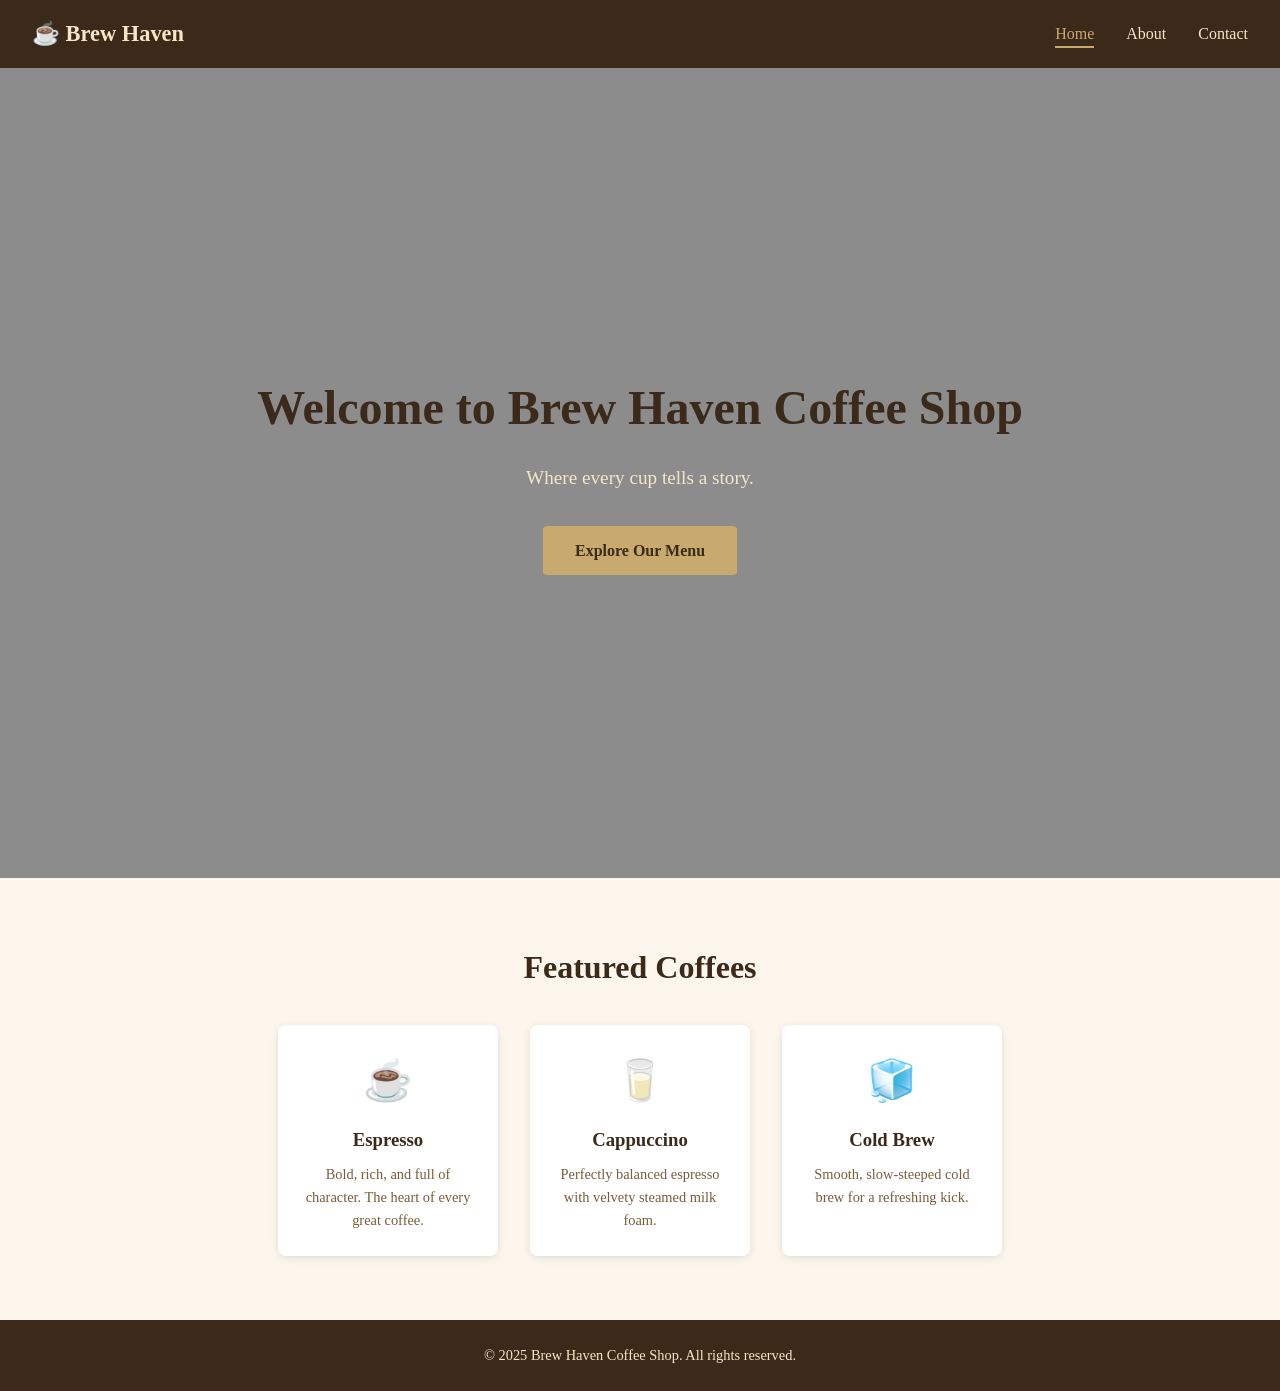
<file: index.html>
<!DOCTYPE html>
<html lang="en">
<head>
  <meta charset="UTF-8" />
  <meta name="viewport" content="width=device-width, initial-scale=1.0" />
  <title>Brew Haven Coffee Shop</title>
  <link rel="stylesheet" href="styles.css" />
</head>
<body>

  <nav>
    <div class="logo">☕ Brew Haven</div>
    <input type="checkbox" id="nav-toggle" class="nav-toggle" />
    <label for="nav-toggle" class="nav-toggle-label">☰</label>
    <ul>
      <li><a href="index.html" class="active">Home</a></li>
      <li><a href="about.html">About</a></li>
      <li><a href="contact.html">Contact</a></li>
    </ul>
  </nav>

  <section class="hero">
    <h1>Welcome to Brew Haven Coffee Shop</h1>
    <p>Where every cup tells a story.</p>
    <a href="#featured">Explore Our Menu</a>
  </section>

  <section class="featured" id="featured">
    <h2>Featured Coffees</h2>
    <div class="cards">
      <div class="card">
        <div class="icon">☕</div>
        <h3>Espresso</h3>
        <p>Bold, rich, and full of character. The heart of every great coffee.</p>
      </div>
      <div class="card">
        <div class="icon">🥛</div>
        <h3>Cappuccino</h3>
        <p>Perfectly balanced espresso with velvety steamed milk foam.</p>
      </div>
      <div class="card">
        <div class="icon">🧊</div>
        <h3>Cold Brew</h3>
        <p>Smooth, slow-steeped cold brew for a refreshing kick.</p>
      </div>
    </div>
  </section>

  <footer>
    <p>&copy; 2025 Brew Haven Coffee Shop. All rights reserved.</p>
  </footer>

</body>
</html>
</file>
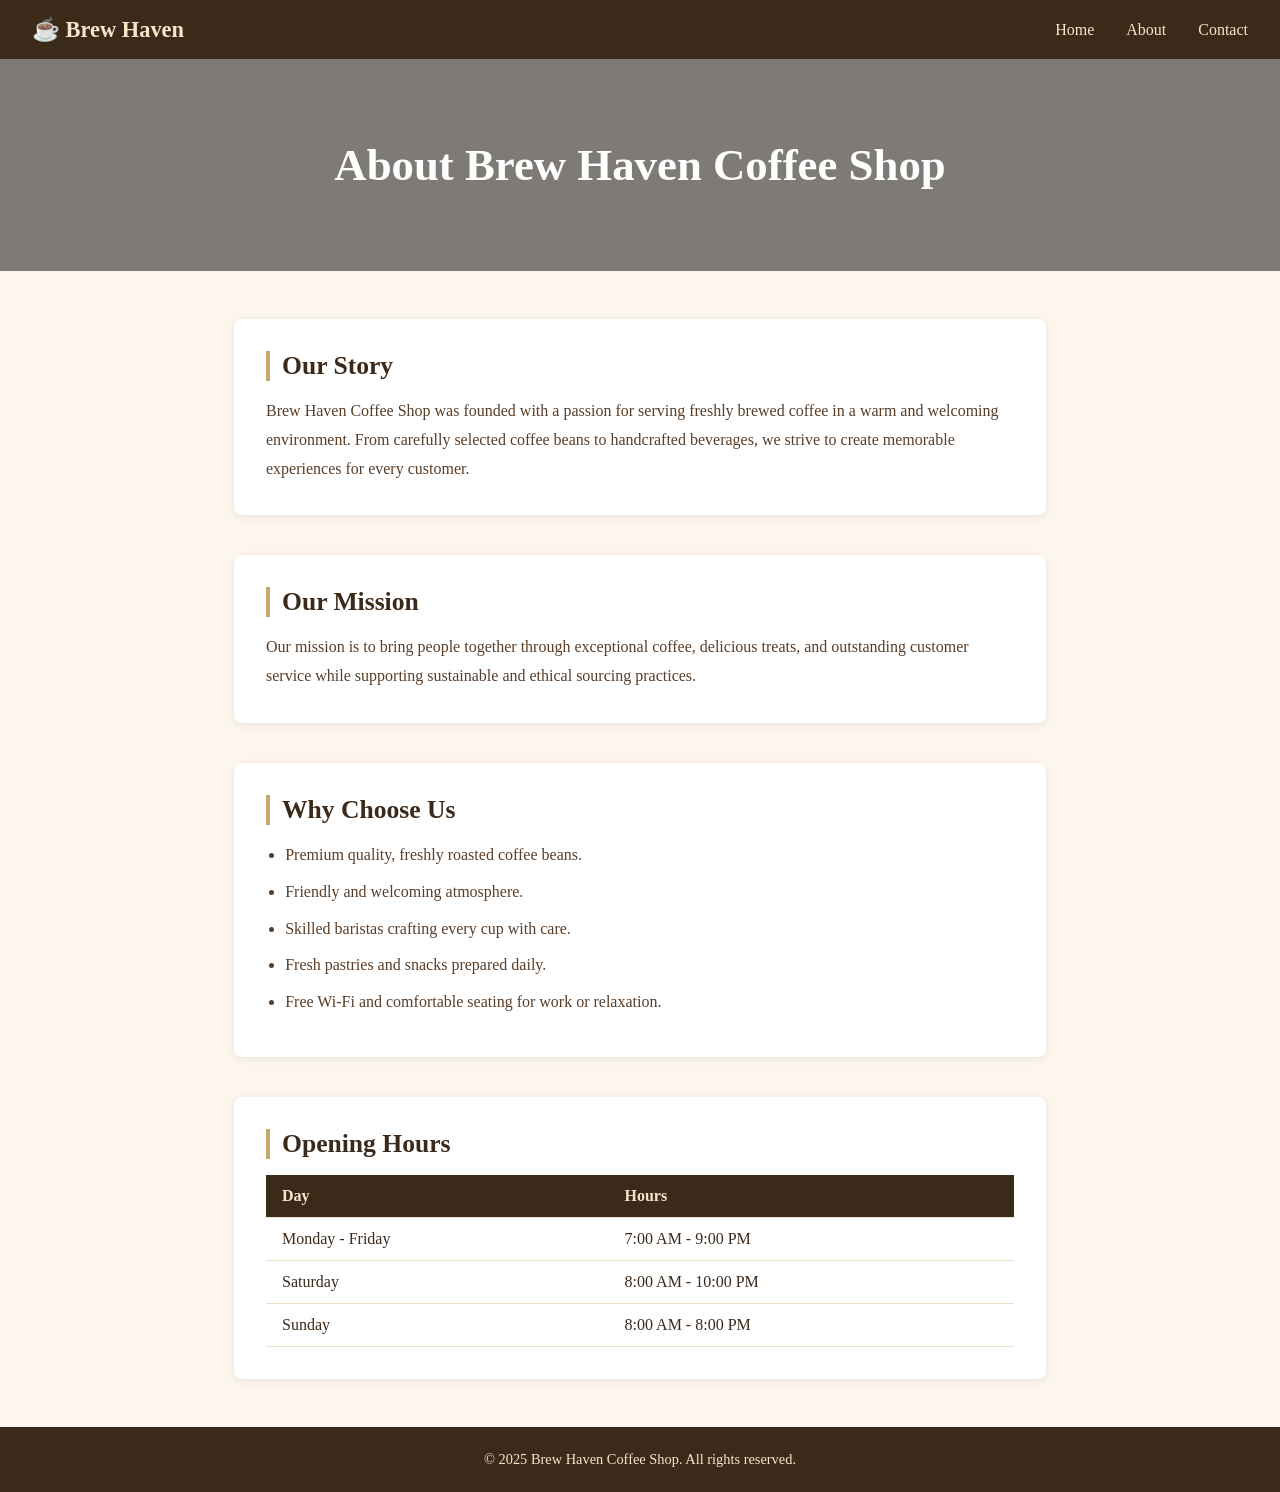
<file: about.html>
<!DOCTYPE html>
<html lang="en">
<head>
  <meta charset="UTF-8" />
  <meta name="viewport" content="width=device-width, initial-scale=1.0" />
  <title>About - Brew Haven Coffee Shop</title>
  <style>
    * { margin: 0; padding: 0; box-sizing: border-box; }
    body { font-family: Georgia, serif; color: #3b2a1a; background: #fdf6ec; }

    /* Nav */
    nav {
      background: #3b2a1a;
      padding: 1rem 2rem;
      display: flex;
      justify-content: space-between;
      align-items: center;
    }
    nav .logo { color: #f5e6c8; font-size: 1.4rem; font-weight: bold; }
    nav ul { list-style: none; display: flex; gap: 2rem; }
    nav ul a { color: #f5e6c8; text-decoration: none; font-size: 1rem; }
    nav ul a:hover { color: #c8a96e; }

    /* Page Header */
    .page-header {
      background: linear-gradient(rgba(0,0,0,0.5), rgba(0,0,0,0.5)),
                  url('https://images.unsplash.com/photo-1501339847302-ac426a4a7cbb?w=1400') center/cover no-repeat;
      color: #fff;
      text-align: center;
      padding: 5rem 1rem;
    }
    .page-header h1 { font-size: 2.8rem; }

    /* Main Content */
    main { max-width: 860px; margin: 3rem auto; padding: 0 1.5rem; }

    section { margin-bottom: 2.5rem; background: #fff; border-radius: 8px; padding: 2rem; box-shadow: 0 2px 8px rgba(0,0,0,0.08); }
    section h2 { font-size: 1.6rem; margin-bottom: 1rem; color: #3b2a1a; border-left: 4px solid #c8a96e; padding-left: 0.75rem; }
    section p { line-height: 1.8; color: #5a3e28; }

    /* Why Choose Us list */
    #why-choose-us ul { padding-left: 1.2rem; }
    #why-choose-us ul li { margin-bottom: 0.6rem; line-height: 1.7; color: #5a3e28; }

    /* Opening Hours table */
    table { width: 100%; border-collapse: collapse; margin-top: 0.5rem; }
    th, td { padding: 0.75rem 1rem; text-align: left; border-bottom: 1px solid #f0e0c8; }
    th { background: #3b2a1a; color: #f5e6c8; }
    tr:hover td { background: #fdf0e0; }

    /* Footer */
    footer {
      background: #3b2a1a;
      color: #f5e6c8;
      text-align: center;
      padding: 1.5rem;
      font-size: 0.9rem;
    }
  </style>
</head>
<body>

  <nav>
    <div class="logo">☕ Brew Haven</div>
    <ul>
      <li><a href="index.html">Home</a></li>
      <li><a href="about.html">About</a></li>
      <li><a href="contact.html">Contact</a></li>
    </ul>
  </nav>

  <div class="page-header">
    <h1>About Brew Haven Coffee Shop</h1>
  </div>

  <main>
    <section id="our-story">
      <h2>Our Story</h2>
      <p>
        Brew Haven Coffee Shop was founded with a passion for serving
        freshly brewed coffee in a warm and welcoming environment.
        From carefully selected coffee beans to handcrafted beverages,
        we strive to create memorable experiences for every customer.
      </p>
    </section>

    <section id="our-mission">
      <h2>Our Mission</h2>
      <p>
        Our mission is to bring people together through exceptional
        coffee, delicious treats, and outstanding customer service while
        supporting sustainable and ethical sourcing practices.
      </p>
    </section>

    <section id="why-choose-us">
      <h2>Why Choose Us</h2>
      <ul>
        <li>Premium quality, freshly roasted coffee beans.</li>
        <li>Friendly and welcoming atmosphere.</li>
        <li>Skilled baristas crafting every cup with care.</li>
        <li>Fresh pastries and snacks prepared daily.</li>
        <li>Free Wi-Fi and comfortable seating for work or relaxation.</li>
      </ul>
    </section>

    <section id="opening-hours">
      <h2>Opening Hours</h2>
      <table>
        <tr><th>Day</th><th>Hours</th></tr>
        <tr><td>Monday - Friday</td><td>7:00 AM - 9:00 PM</td></tr>
        <tr><td>Saturday</td><td>8:00 AM - 10:00 PM</td></tr>
        <tr><td>Sunday</td><td>8:00 AM - 8:00 PM</td></tr>
      </table>
    </section>
  </main>

  <footer>
    <p>&copy; 2025 Brew Haven Coffee Shop. All rights reserved.</p>
  </footer>

</body>
</html>
</file>
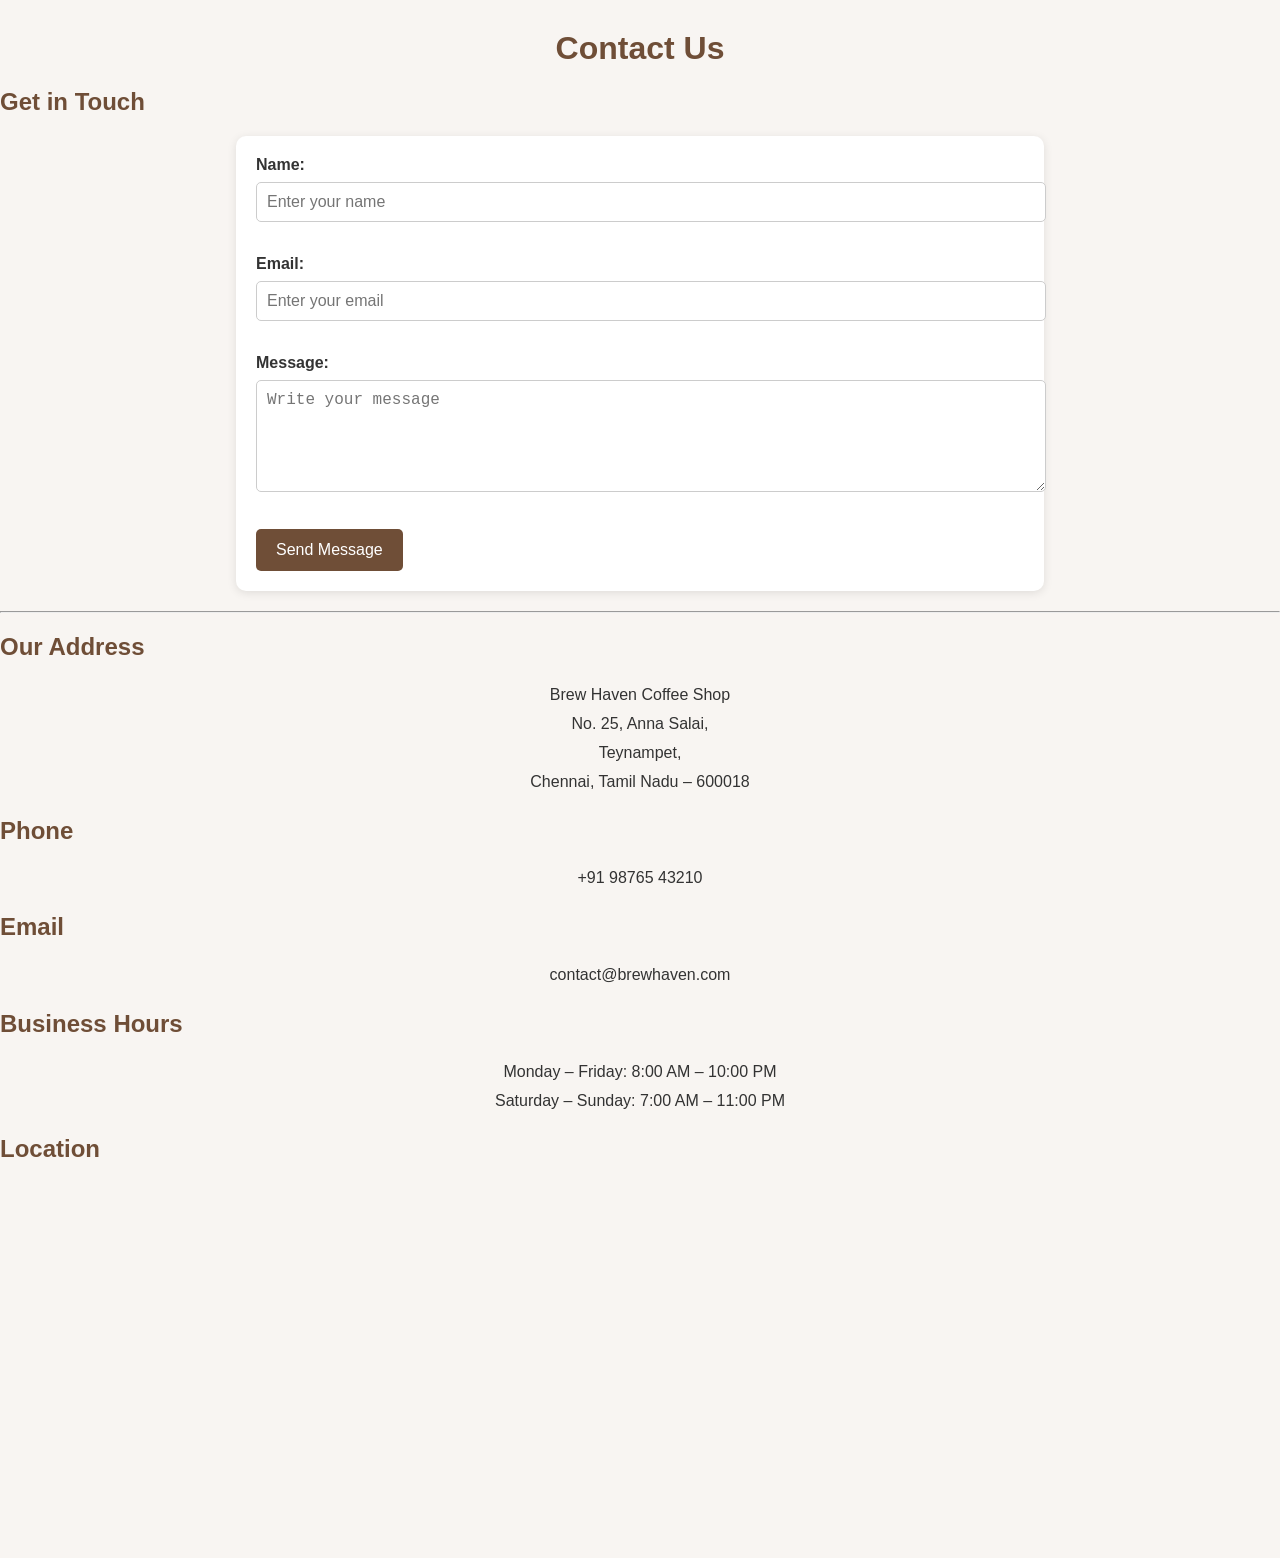
<file: contact.html>
<!DOCTYPE html>
<html lang="en">
<head>
    <meta charset="UTF-8">
    <meta name="viewport" content="width=device-width, initial-scale=1.0">
    <title>Contact Us - Brew Haven</title>
    <link rel="stylesheet" href="style.css">
</head>
<body>

    <h1>Contact Us</h1>

    <h2>Get in Touch</h2>

    <form>
        <label>Name:</label><br>
        <input type="text" placeholder="Enter your name" required><br><br>

        <label>Email:</label><br>
        <input type="email" placeholder="Enter your email" required><br><br>

        <label>Message:</label><br>
        <textarea rows="5" cols="40" placeholder="Write your message" required></textarea><br><br>

        <button type="submit">Send Message</button>
    </form>

    <hr>

    <h2>Our Address</h2>
    <p>
        Brew Haven Coffee Shop<br>
        No. 25, Anna Salai,<br>
        Teynampet,<br>
        Chennai, Tamil Nadu – 600018
    </p>

    <h2>Phone</h2>
    <p>+91 98765 43210</p>

    <h2>Email</h2>
    <p>contact@brewhaven.com</p>

    <h2>Business Hours</h2>
    <p>
        Monday – Friday: 8:00 AM – 10:00 PM<br>
        Saturday – Sunday: 7:00 AM – 11:00 PM
    </p>

    <h2>Location</h2>
    <iframe
        src="https://www.google.com/maps?q=Anna+Salai,+Chennai&output=embed"
        width="100%"
        height="350"
        style="border:0;"
        allowfullscreen=""
        loading="lazy">
    </iframe>

</body>
</html>
</file>
<file: styles.css>
/* ===========================================================
   Brew Haven Coffee Shop — Advanced Stylesheet
   Author: Mohammed (feature/css-readme)
   Theme: coffee-inspired (brown / cream / dark gray)
   Includes: animations, transitions, responsive nav
=========================================================== */

:root {
  --brown-dark: #3b2a1a;
  --brown-mid: #7a5c3a;
  --tan: #c8a96e;
  --tan-dark: #b8935a;
  --cream: #f5e6c8;
  --cream-bg: #fdf6ec;
  --white: #ffffff;
  --gray-dark: #2e2e2e;
  --shadow: 0 2px 8px rgba(0, 0, 0, 0.1);
  --shadow-lg: 0 10px 30px rgba(59, 42, 26, 0.18);
  --radius: 8px;
  --transition-fast: 0.2s ease;
  --transition-mid: 0.4s cubic-bezier(0.4, 0, 0.2, 1);
}

* { margin: 0; padding: 0; box-sizing: border-box; }

html { scroll-behavior: smooth; }

body {
  font-family: Georgia, serif;
  color: var(--brown-dark);
  background: var(--white);
  line-height: 1.6;
  overflow-x: hidden;
}

h1, h2, h3 { color: var(--brown-dark); }
a { color: inherit; }
img { max-width: 100%; display: block; }

/* ===========================================================
   Keyframe animations
=========================================================== */
@keyframes fadeInUp {
  from { opacity: 0; transform: translateY(24px); }
  to   { opacity: 1; transform: translateY(0); }
}

@keyframes fadeIn {
  from { opacity: 0; }
  to   { opacity: 1; }
}

@keyframes steamRise {
  0%   { transform: translateY(0) scale(1); opacity: 0.6; }
  50%  { transform: translateY(-10px) scale(1.05); opacity: 0.9; }
  100% { transform: translateY(0) scale(1); opacity: 0.6; }
}

@keyframes underlineGrow {
  from { width: 0; }
  to   { width: 100%; }
}

@keyframes pulseGlow {
  0%, 100% { box-shadow: 0 0 0 0 rgba(200, 169, 110, 0.5); }
  50%      { box-shadow: 0 0 0 10px rgba(200, 169, 110, 0); }
}

@keyframes slideDown {
  from { max-height: 0; opacity: 0; }
  to   { max-height: 400px; opacity: 1; }
}

/* ===========================================================
   Navigation
=========================================================== */
nav {
  background: var(--brown-dark);
  padding: 1rem 2rem;
  display: flex;
  justify-content: space-between;
  align-items: center;
  position: sticky;
  top: 0;
  z-index: 100;
  transition: box-shadow var(--transition-fast), padding var(--transition-fast);
}

nav.scrolled {
  box-shadow: var(--shadow-lg);
  padding: 0.6rem 2rem;
}

nav .logo {
  color: var(--cream);
  font-size: 1.4rem;
  font-weight: bold;
  animation: fadeIn 0.6s ease;
}

nav ul {
  list-style: none;
  display: flex;
  gap: 2rem;
}

nav ul li {
  position: relative;
}

nav ul a {
  color: var(--cream);
  text-decoration: none;
  font-size: 1rem;
  padding-bottom: 4px;
  position: relative;
  transition: color var(--transition-fast);
}

/* Animated underline on hover/active */
nav ul a::after {
  content: '';
  position: absolute;
  left: 0;
  bottom: -2px;
  height: 2px;
  width: 0;
  background: var(--tan);
  transition: width var(--transition-mid);
}

nav ul a:hover,
nav ul a.active {
  color: var(--tan);
}

nav ul a:hover::after,
nav ul a.active::after {
  width: 100%;
}

/* Mobile nav toggle (pure CSS checkbox hack) */
.nav-toggle { display: none; }

.nav-toggle-label {
  display: none;
  color: var(--cream);
  font-size: 1.7rem;
  cursor: pointer;
  transition: transform var(--transition-fast);
}

.nav-toggle:checked ~ .nav-toggle-label {
  transform: rotate(90deg);
}

@media (max-width: 700px) {
  .nav-toggle-label { display: block; }

  nav ul {
    position: absolute;
    top: 100%;
    left: 0;
    right: 0;
    background: var(--brown-dark);
    flex-direction: column;
    gap: 0;
    max-height: 0;
    overflow: hidden;
    opacity: 0;
    transition: max-height var(--transition-mid), opacity var(--transition-mid);
  }

  nav ul li {
    padding: 0.75rem 2rem;
    border-top: 1px solid rgba(245, 230, 200, 0.15);
  }

  .nav-toggle:checked ~ ul {
    max-height: 300px;
    opacity: 1;
    animation: slideDown var(--transition-mid);
  }
}

/* ===========================================================
   Hero
=========================================================== */
.hero {
  background: linear-gradient(rgba(0, 0, 0, 0.45), rgba(0, 0, 0, 0.45)),
    url('https://images.unsplash.com/photo-1495474472287-4d71bcdd2085?w=1400') center/cover no-repeat;
  height: 90vh;
  display: flex;
  flex-direction: column;
  justify-content: center;
  align-items: center;
  text-align: center;
  color: var(--white);
  padding: 1rem;
  position: relative;
  overflow: hidden;
}

.hero h1 {
  font-size: 3rem;
  margin-bottom: 1rem;
  animation: fadeInUp 0.8s ease both;
}

.hero p {
  font-size: 1.2rem;
  margin-bottom: 2rem;
  color: var(--cream);
  animation: fadeInUp 0.8s ease 0.15s both;
}

.hero a,
.btn {
  display: inline-block;
  background: var(--tan);
  color: var(--brown-dark);
  padding: 0.75rem 2rem;
  text-decoration: none;
  font-weight: bold;
  border: none;
  border-radius: 4px;
  cursor: pointer;
  font-family: inherit;
  font-size: 1rem;
  position: relative;
  overflow: hidden;
  transition: background var(--transition-fast), transform var(--transition-fast), box-shadow var(--transition-fast);
  animation: fadeInUp 0.8s ease 0.3s both;
}

.hero a:hover,
.btn:hover {
  background: var(--tan-dark);
  transform: translateY(-3px);
  box-shadow: var(--shadow-lg);
}

.hero a:active,
.btn:active { transform: translateY(0); }

/* Ripple effect on click */
.btn::after {
  content: '';
  position: absolute;
  top: 50%; left: 50%;
  width: 0; height: 0;
  background: rgba(255, 255, 255, 0.5);
  border-radius: 50%;
  transform: translate(-50%, -50%);
  transition: width 0.5s ease, height 0.5s ease;
}

.btn:active::after {
  width: 220px;
  height: 220px;
}

/* ===========================================================
   Page header (About / Contact style pages)
=========================================================== */
.page-header {
  background: var(--brown-dark);
  color: var(--cream);
  text-align: center;
  padding: 3rem 1.5rem;
  animation: fadeIn 0.6s ease;
}

.page-header h1 { color: var(--cream); font-size: 2.2rem; }

/* ===========================================================
   Sections — fade in as they enter viewport
   (requires .is-visible class toggled via small JS observer,
   falls back to always-visible if JS isn't added)
=========================================================== */
.section {
  padding: 3rem 2rem;
  max-width: 900px;
  margin: 0 auto;
  opacity: 1;
}

.section.reveal {
  opacity: 0;
  transform: translateY(30px);
  transition: opacity 0.7s ease, transform 0.7s ease;
}

.section.reveal.is-visible {
  opacity: 1;
  transform: translateY(0);
}

.section.alt-bg { background: var(--cream-bg); }

.section h2 {
  font-size: 1.8rem;
  margin-bottom: 1rem;
  display: inline-block;
  padding-bottom: 0.3rem;
  position: relative;
}

.section h2::after {
  content: '';
  position: absolute;
  left: 0; bottom: 0;
  height: 2px;
  width: 100%;
  background: var(--tan);
  transform-origin: left;
  animation: underlineGrow 0.6s ease 0.2s both;
}

.section p { color: var(--brown-mid); margin-bottom: 0.75rem; }

.section ul { padding-left: 1.5rem; color: var(--brown-mid); }
.section ul li {
  margin-bottom: 0.5rem;
  transition: transform var(--transition-fast), color var(--transition-fast);
}
.section ul li:hover {
  transform: translateX(6px);
  color: var(--brown-dark);
}

/* ===========================================================
   Featured / cards
=========================================================== */
.featured { padding: 4rem 2rem; text-align: center; background: var(--cream-bg); }
.featured h2 { font-size: 2rem; margin-bottom: 2rem; }

.cards {
  display: flex;
  justify-content: center;
  gap: 2rem;
  flex-wrap: wrap;
}

.card {
  background: var(--white);
  border-radius: var(--radius);
  padding: 1.5rem;
  width: 220px;
  box-shadow: var(--shadow);
  transition: transform var(--transition-mid), box-shadow var(--transition-mid);
  animation: fadeInUp 0.6s ease both;
}

.cards .card:nth-child(1) { animation-delay: 0.1s; }
.cards .card:nth-child(2) { animation-delay: 0.25s; }
.cards .card:nth-child(3) { animation-delay: 0.4s; }

.card:hover {
  transform: translateY(-8px) scale(1.03);
  box-shadow: var(--shadow-lg);
}

.card .icon {
  font-size: 2.5rem;
  margin-bottom: 0.75rem;
  display: inline-block;
  transition: transform var(--transition-mid);
}

.card:hover .icon {
  animation: steamRise 1.4s ease-in-out infinite;
}

.card h3 { margin-bottom: 0.5rem; }
.card p { font-size: 0.9rem; color: var(--brown-mid); }

/* ===========================================================
   Tables
=========================================================== */
table {
  width: 100%;
  border-collapse: collapse;
  background: var(--white);
  box-shadow: var(--shadow);
  border-radius: var(--radius);
  overflow: hidden;
}

table th, table td {
  padding: 0.9rem 1.2rem;
  text-align: left;
  border-bottom: 1px solid #eee;
  transition: background var(--transition-fast);
}

table th {
  background: var(--brown-dark);
  color: var(--cream);
}

table tr:hover td { background: var(--cream-bg); }
table tr:last-child td { border-bottom: none; }

/* ===========================================================
   Forms
=========================================================== */
.form-group {
  margin-bottom: 1.4rem;
  text-align: left;
  position: relative;
}

.form-group label {
  display: block;
  margin-bottom: 0.4rem;
  font-weight: bold;
  color: var(--brown-dark);
}

.form-group input,
.form-group textarea {
  width: 100%;
  padding: 0.7rem 0.9rem;
  border: 1px solid #d8c8ae;
  border-radius: 4px;
  font-family: inherit;
  font-size: 1rem;
  background: var(--white);
  color: var(--gray-dark);
  transition: border-color var(--transition-fast), box-shadow var(--transition-fast);
}

.form-group input:focus,
.form-group textarea:focus {
  outline: none;
  border-color: var(--tan);
  box-shadow: 0 0 0 3px rgba(200, 169, 110, 0.25);
}

.form-group textarea { resize: vertical; min-height: 120px; }

.contact-info {
  color: var(--brown-mid);
  margin-bottom: 0.5rem;
  transition: color var(--transition-fast);
}
.contact-info:hover { color: var(--brown-dark); }

.map-placeholder {
  width: 100%;
  min-height: 250px;
  background: var(--cream-bg);
  border: 2px dashed var(--tan);
  border-radius: var(--radius);
  display: flex;
  align-items: center;
  justify-content: center;
  color: var(--brown-mid);
  font-size: 0.95rem;
  transition: border-color var(--transition-fast), background var(--transition-fast);
}
.map-placeholder:hover {
  border-color: var(--tan-dark);
  background: #f7ecd8;
}

/* Submit button pulse when focused */
button[type="submit"]:focus {
  animation: pulseGlow 1.6s ease infinite;
}

/* ===========================================================
   Footer
=========================================================== */
footer {
  background: var(--brown-dark);
  color: var(--cream);
  text-align: center;
  padding: 1.5rem;
  font-size: 0.9rem;
}

/* ===========================================================
   Responsive tweaks
=========================================================== */
@media (max-width: 700px) {
  .hero h1 { font-size: 2.1rem; }
  .hero p { font-size: 1rem; }
  .cards { gap: 1.2rem; }
  .card { width: 100%; max-width: 300px; }
  .section { padding: 2rem 1.2rem; }
}

/* Respect users who prefer reduced motion */
@media (prefers-reduced-motion: reduce) {
  *, *::before, *::after {
    animation-duration: 0.001ms !important;
    animation-iteration-count: 1 !important;
    transition-duration: 0.001ms !important;
    scroll-behavior: auto !important;
  }
}
</file>
<file: style.css>
/* Contact Section */
body {
    margin: 0;
    font-family: Arial, sans-serif;
    background-color: #f8f5f2;
    color: #333;
}

h1 {
    text-align: center;
    color: #6f4e37;
    margin-top: 30px;
}

h2 {
    color: #6f4e37;
    margin-top: 20px;
}

form {
    width: 60%;
    margin: 20px auto;
    background: #fff;
    padding: 20px;
    border-radius: 10px;
    box-shadow: 0 2px 10px rgba(0,0,0,0.1);
}

label {
    font-weight: bold;
}

input,
textarea {
    width: 100%;
    padding: 10px;
    margin: 8px 0 15px;
    border: 1px solid #ccc;
    border-radius: 5px;
    font-size: 16px;
}

button {
    background-color: #6f4e37;
    color: white;
    border: none;
    padding: 12px 20px;
    border-radius: 5px;
    cursor: pointer;
    font-size: 16px;
}

button:hover {
    background-color: #4e342e;
}

p {
    text-align: center;
    line-height: 1.8;
}

iframe {
    display: block;
    width: 90%;
    margin: 20px auto;
    border-radius: 10px;
}
</file>
